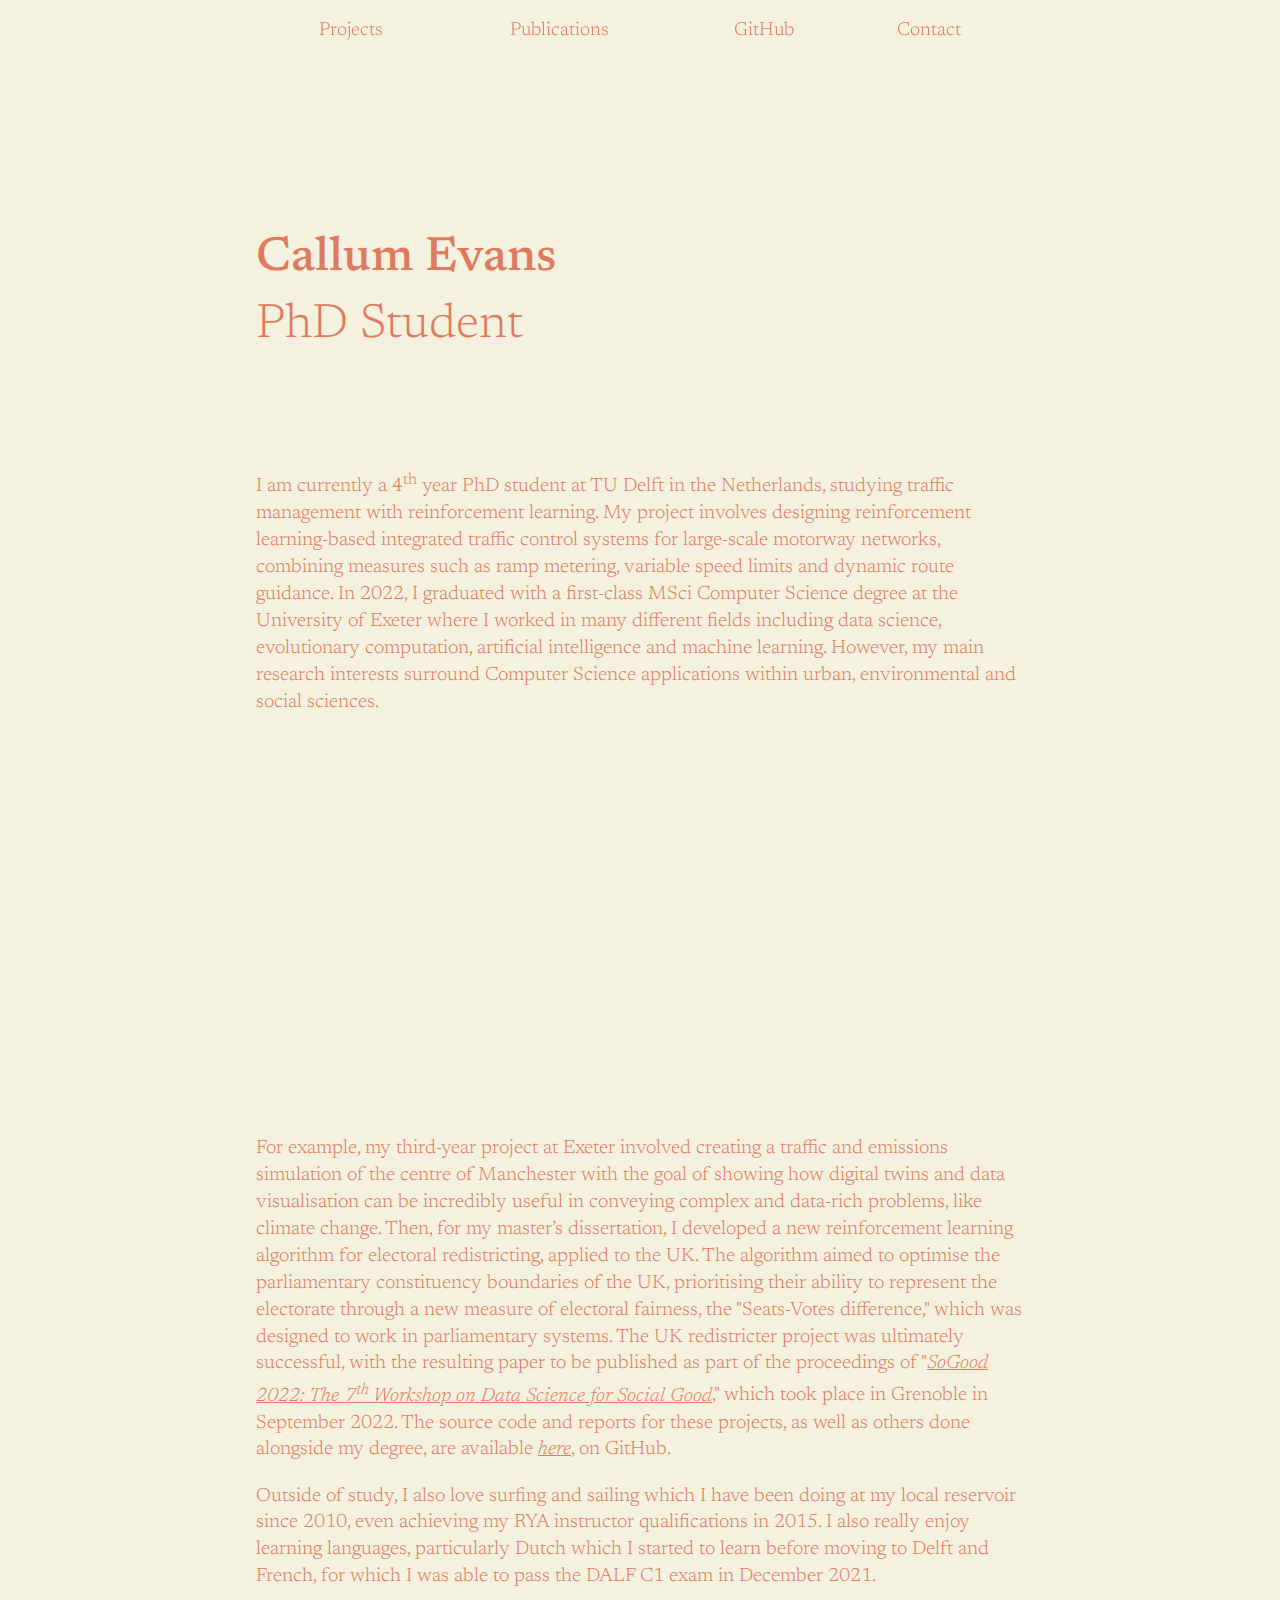
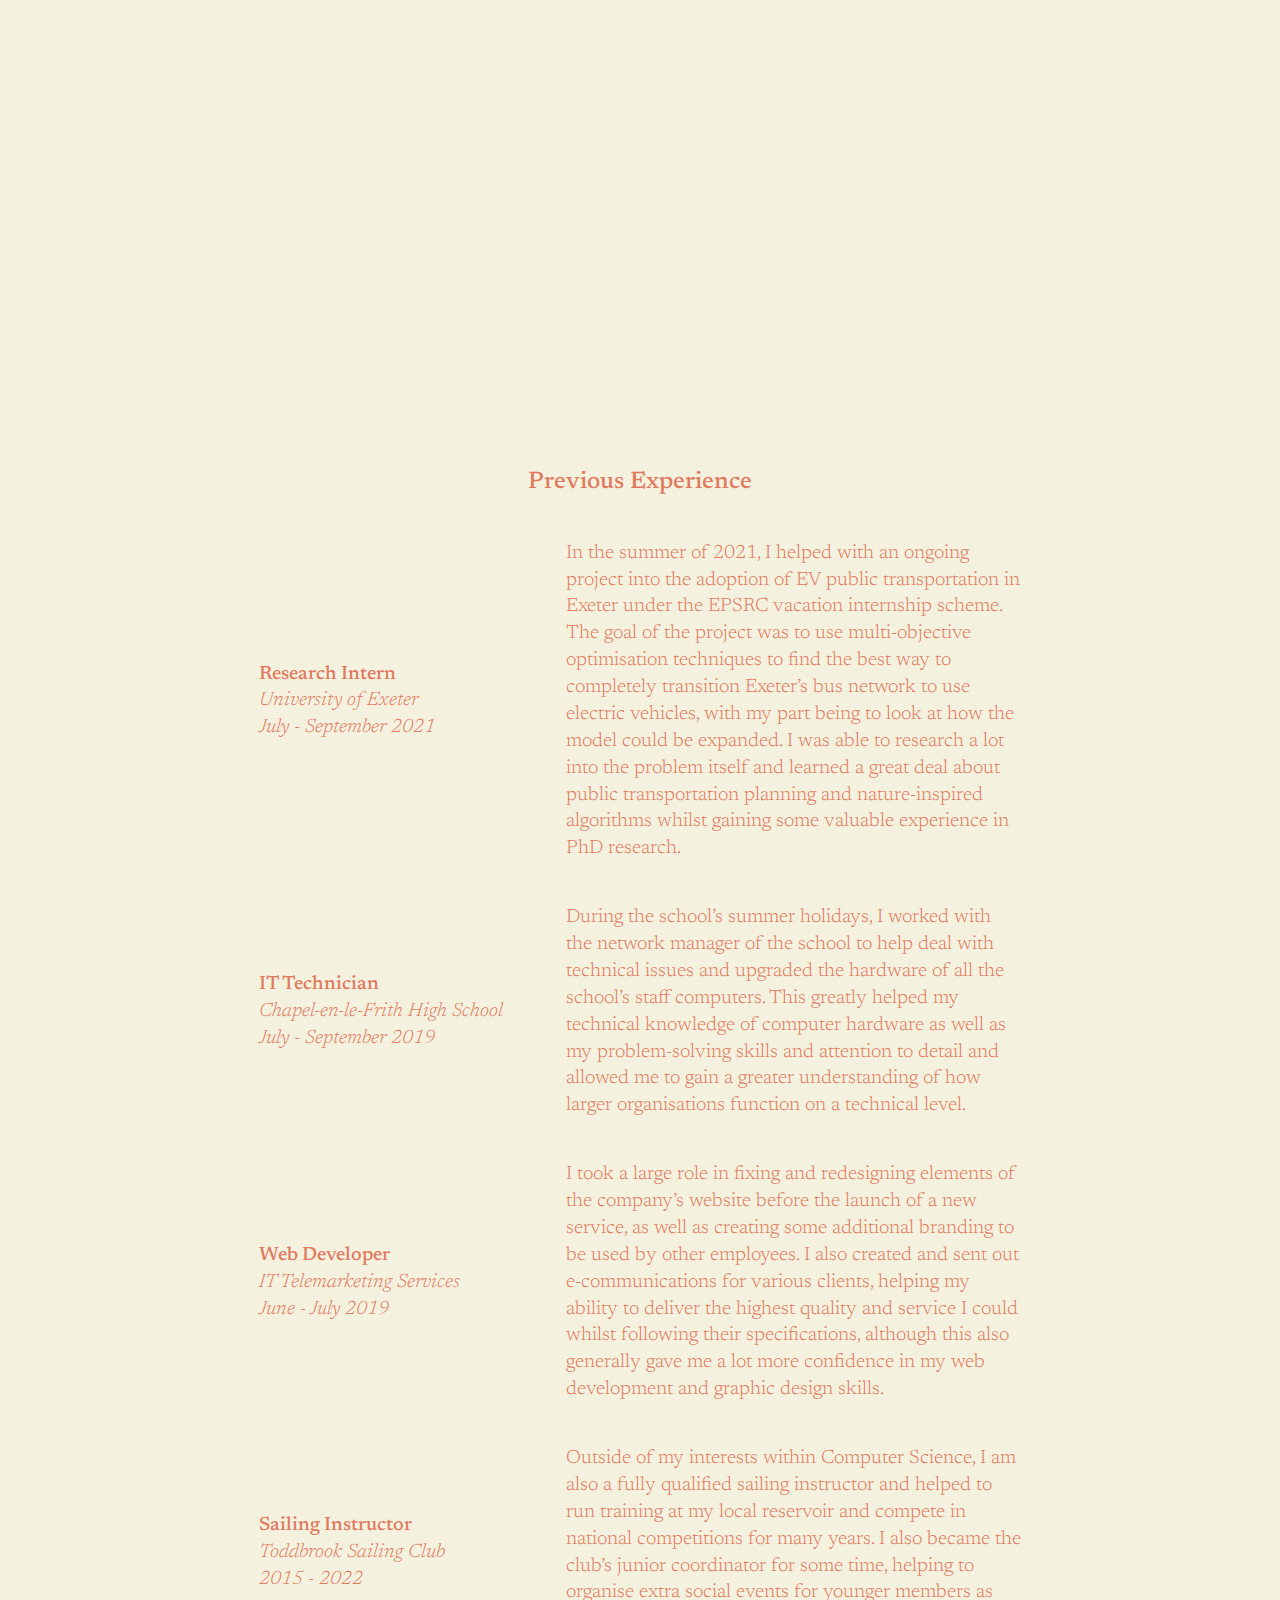
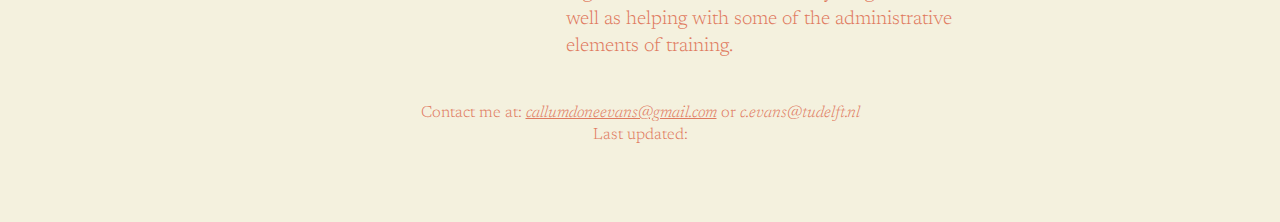
<file: index.html>
<html lang="en">
    <head>
        <title>Callum Evans | PhD Student</title>
        <meta name="viewport" content="width=device-width, initial-scale=1">
        <meta charset="utf-8">
        <link rel="icon" href="images/icon-home.png">
        <script src="js/js.js"></script>
        <link href="css/style.css" rel='stylesheet' type='text/css'/>
        <script src="js/loadtext.js"></script>
        <style>
            :root {
                --main-bg: rgb(244, 241, 222);
                --main-accent: rgb(224, 122, 95);
            }
        </style>
    </head>
    <body><main>
        <div class="homescreen-div">
            <table class="menu-table"><tbody><tr id="menu-table-tr">
                <td class="menu-link"><a href='projects.html' hreflang="en" id="menu-projects"></a></td>
                <td class="menu-link"><a href='publications.html' hreflang="en" id="menu-publications"></a></td>
                <td class="menu-link"><a href="https://github.com/calluume">GitHub</a></td>
                <td class="menu-link"><a href="javascript:toggleContactForm()" id="menu-contact"></a></td>
            </tr></tbody></table>
            <p class="homescreen-title"><b>Callum Evans</b><br><span id="subheading"></span></p>
        </div>
        <div class="content-div">
            <div class="content-inner-div" id="section1"></div>
        </div>
        <div class="resizeable-outer-div" id="callumdiss-outer"><div class="resizeable-inner-div" id="callumdiss-inner"></div></div>
        <div class="content-div">
            <div class="content-inner-div" id="section2"></div>
        </div>
        
        <div class="content-div">
            <div class="content-inner-div" id="section3"></div>
        </div>
        <div class="resizeable-outer-div" id="callum-outer"><div class="resizeable-inner-div" id="callum-inner"></div></div>
        <div class="content-div">
            <table class="experience-table"><tbody>
                <p class="content-title" id="prev-exp"></p>
                <tr class="experience-row" id="epsrc-description"></tr>
                <tr class="experience-row" id="school-description"></tr>
                <tr class="experience-row" id="itts-description"></tr>
                <tr class="experience-row" id="sailing-description"></tr>
            </tbody></table>
        </div>
        </main>
        <div class="footer-div" id="footer-div"></div>
        <div class="contact-shadow" id="contact-shadow" style="display: none;"></div>
    </body>
</html>
<script>
    loadText("home-page", getLanguage())
</script>
<script src="js/email.js"></script>
</file>
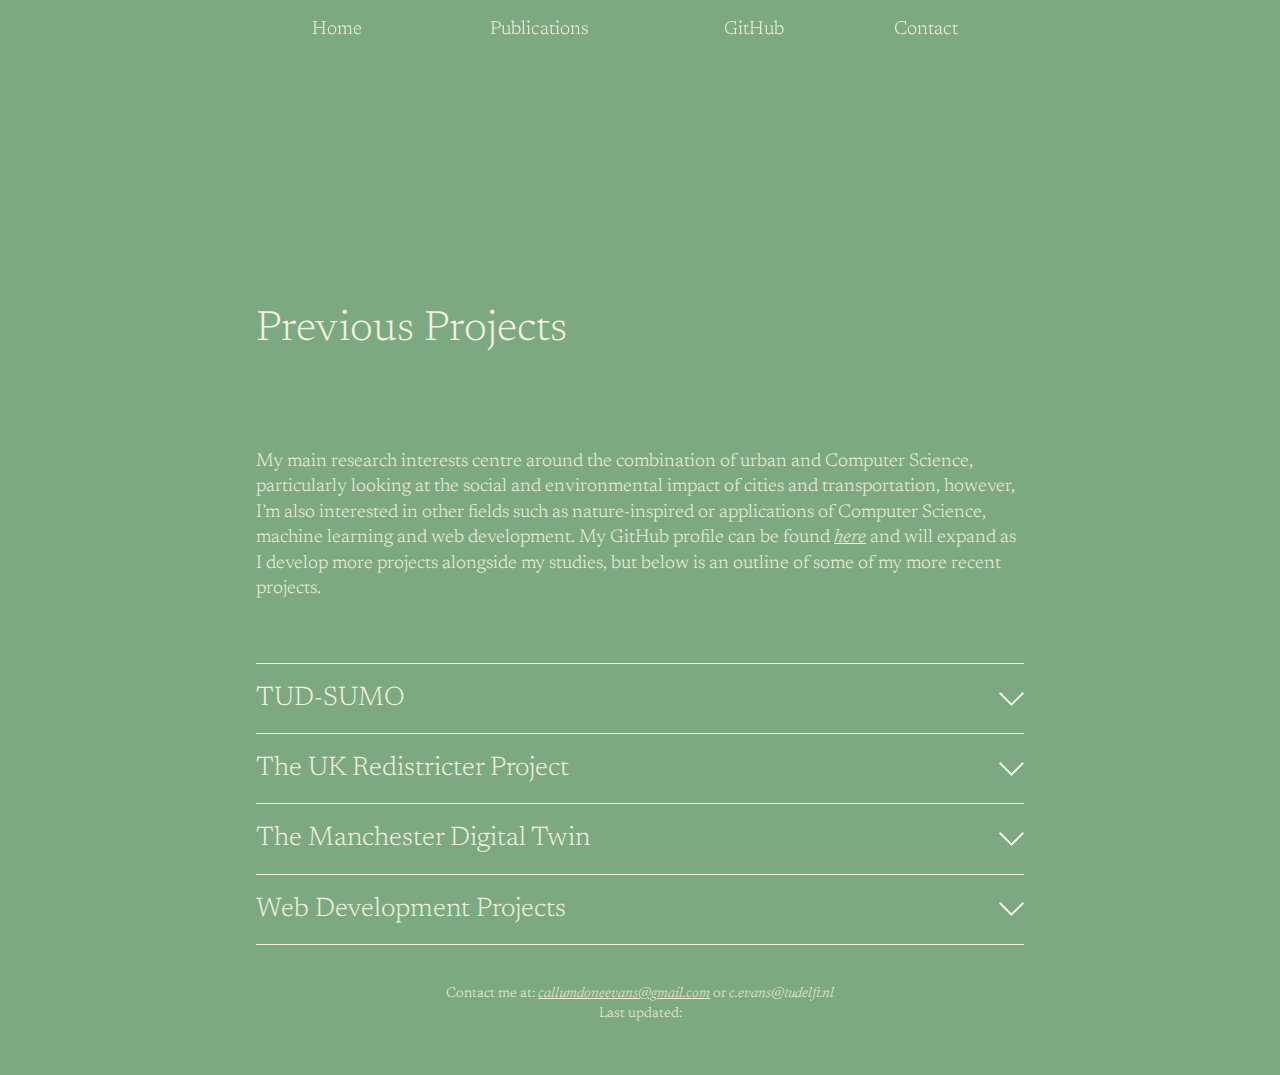
<file: projects.html>
<html lang="en">
    <head>
        <title>Callum Evans | Projects</title>
        <meta name="viewport" content="width=device-width, initial-scale=1">
        <meta charset="utf-8">
        <link rel="icon" href="images/icon-proj.png">
        <link rel="stylesheet" href="https://maxcdn.bootstrapcdn.com/bootstrap/3.4.1/css/bootstrap.min.css">
        <script src="https://ajax.googleapis.com/ajax/libs/jquery/3.5.1/jquery.min.js"></script>
        <script src="https://maxcdn.bootstrapcdn.com/bootstrap/3.4.1/js/bootstrap.min.js"></script>
        <script src="js/js.js"></script>
        <link href="css/style.css" rel='stylesheet' type='text/css'/>
        <script src="js/loadtext.js"></script>
        <style>
            :root {
                --main-bg: rgb(125, 169, 130);
                --main-accent: rgb(244, 241, 222);
            }
        </style>
    </head>
    <body><main>
        <div class="homescreen-div" id="projects-homescreen">
            <table class="menu-table"><tbody><tr id="menu-table-tr">
                <td class="menu-link"><a href='index.html' hreflang="en" id="menu-home"></a></td>
                <td class="menu-link"><a href='publications.html' hreflang="en" id="menu-publications"></a></td>
                <td class="menu-link"><a href="https://github.com/calluume">GitHub</a></td>
                <td class="menu-link"><a href="javascript:toggleContactForm()" id="menu-contact"></a></td>
            </tr></tbody></table>
            <p class="homescreen-title" id="prev-projects"></p>
        </div>
        <div class="content-div">
            <div class="content-inner-div" id="projects-description"></div>
            <div class="project-parent">

                <div class="project-tile">
                    <div class="project-hdr" onclick="dropDown('tudsumo')">
                        <h1 class="project-title" id="tudsumotitle"></h1>
                        <img class="project-btn" src="images/chevron.svg" id="tudsumobtn"></div>
                    <div class="collapse project-body" id="tudsumobody"></div>
                </div>
                
                <div class="project-tile">
                    <div class="project-hdr" onclick="dropDown('redistricter')">
                        <h1 class="project-title" id="redistrictertitle"></h1>
                        <img class="project-btn" src="images/chevron.svg" id="redistricterbtn"></div>
                    <div class="collapse project-body" id="redistricterbody"></div>
                </div>
                
                <div class="project-tile">
                    <div class="project-hdr" onclick="dropDown('mdt')">
                        <h1 class="project-title" id="mdttitle"></h1>
                        <img class="project-btn" src="images/chevron.svg" id="mdtbtn"></div>
                    <div class="collapse project-body" id="mdtbody"></div>
                </div>

                <!--<div class="project-tile">
                    <div class="project-hdr" onclick="dropDown('aco')">
                        <h1 class="project-title" id="acotitle"></h1>
                        <img class="project-btn" src="images/chevron.svg" id="acobtn"></div>
                    <div class="collapse project-body" id="acobody"></div>
                </div>-->

                <div class="project-tile">
                    <div class="project-hdr" onclick="dropDown('webdev')">
                        <h1 class="project-title" id="webdevtitle"></h1>
                        <img class="project-btn" src="images/chevron.svg" id="webdevbtn"></div>
                    <div class="collapse project-body" id="webdevbody"></div>
                </div>

            </div>
        </div>
        </main>
        <div class="footer-div" id="footer-div"></div>
        <div class="contact-shadow" id="contact-shadow" style="display: none;"></div>

    </body>
</html>
<script>
    loadText("projects-page", getLanguage())

    function dropDown(projectBodyID) {
        if (document.getElementById(projectBodyID)) {
            body = document.getElementById(projectBodyID+'body')
            btn = document.getElementById(projectBodyID+'btn')

            if (btn.style.transform == "rotate(180deg) translateY(50%)") {
                btn.style.transform = "translateY(-50%)"
            } else {
                btn.style.transform = "rotate(180deg) translateY(50%)"
            }

            $('#'+projectBodyID+'body').collapse('toggle');
        }
    }
</script>
<script src="js/email.js"></script>
</file>
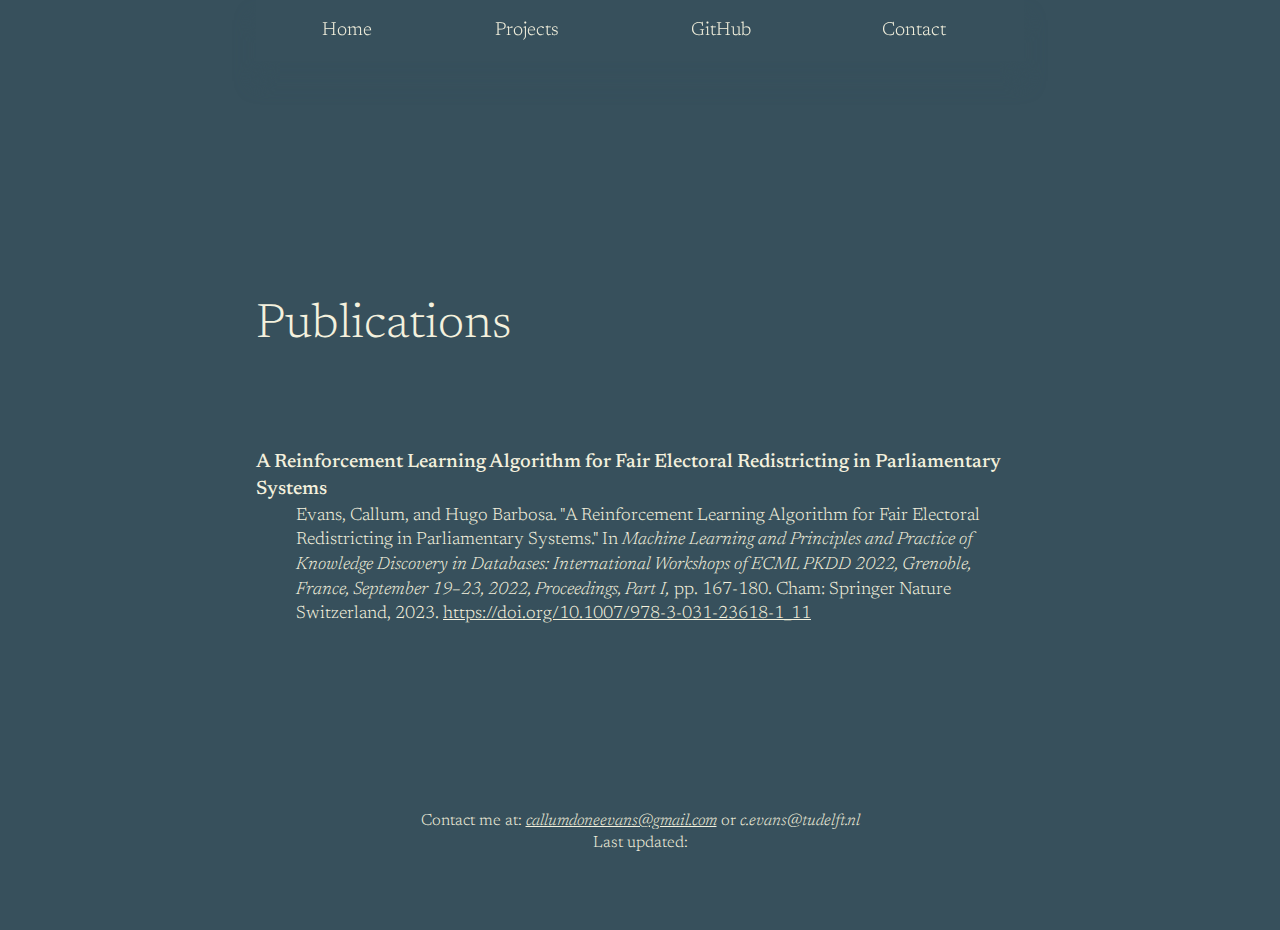
<file: publications.html>
<html lang="en">
    <head>
        <title>Callum Evans | Publications</title>
        <meta name="viewport" content="width=device-width, initial-scale=1">
        <meta charset="utf-8">
        <link rel="icon" href="images/icon-pub.png">
        <script src="js/js.js"></script>
        <link href="css/style.css" rel='stylesheet' type='text/css'/>
        <script src="js/loadtext.js"></script>
        <style>
            :root {
                --main-bg: rgb(55, 80, 92);
                --main-accent: rgb(244, 241, 222);
            }
        </style>
    </head>
    <body><main>
        <div class="homescreen-div" id="publications-homescreen">
            <table class="menu-table"><tbody><tr id="menu-table-tr">
                <td class="menu-link"><a href='index.html' hreflang="en" id="menu-home"></a></td>
                <td class="menu-link"><a href='projects.html' hreflang="en" id="menu-projects"></a></td>
                <td class="menu-link"><a href="https://github.com/calluume">GitHub</a></td>
                <td class="menu-link"><a href="javascript:toggleContactForm()" id="menu-contact"></a></td>
            </tr></tbody></table>
            <p class="homescreen-title" id="publications-title"></p>
        </div>

        <div class="content-div">
            <!--<div class="content-inner-div" id="publications-description"></div>-->
            <div class="content-inner-div publications-parent">
                <div class="publication-tile" id="publication1"></div>
            </div>
        </div>
        </main>
        <div class="footer-div" id="footer-div"></div>
        <div class="contact-shadow" id="contact-shadow" style="display: none;"></div>

    </body>
</html>
<script>
    loadText("publications-page", getLanguage())
</script>
<script src="js/email.js"></script>
</file>
<file: css/style.css>
:root {
    --second-accent-eng: rgb(125, 169, 130);
    --second-accent-fr: rgb(55, 80, 92);
}

@font-face {
    font-family: 'Newsreader';
    src: url('fonts/Newsreader/Newsreader-Light.ttf') format('truetype');
    font-weight: normal;
    font-style: normal;
}

@font-face {
    font-family: 'Newsreader';
    src: url('fonts/Newsreader/Newsreader-LightItalic.ttf') format('truetype');
    font-weight: normal;
    font-style: italic;
}

@font-face {
    font-family: 'Newsreader';
    src: url('fonts/Newsreader/Newsreader-Medium.ttf') format('truetype');
    font-weight: bold;
    font-style: normal;
}

@font-face {
    font-family: 'Newsreader';
    src: url('fonts/Newsreader/Newsreader-MediumItalic.ttf') format('truetype');
    font-weight: bold;
    font-style: italic;
}

body {
    width: 100%;
    height: 100%;
    max-width: 1300px;
    margin: 0 auto;
    font-family: 'Newsreader', serif;
    background-color: var(--main-bg);
    color: var(--main-accent);
    line-height: 1.4;
}

main {
    min-height: 90vh;
    width: 100%;
    border: none;
}

@media (max-width: 600px) {
    .homescreen-div {
        height: 50% !important;
    }

    .homescreen-title {
        font-size: 2.5em !important;
        bottom: 10% !important;
        margin: 0px 10% !important;
        text-align: center !important;
        width: 80% !important;
    }

    .menu-table {
        width: 100% !important;
        margin: 0 !important;
    }

    .content-inner-div {
        margin: 0 20px !important;
    }

    #callum-outer {
        margin: 35px 40px !important;
        height: 40vh !important;
        width: auto !important;
    }

    .experience-table {
        margin: 0px !important;
    }

    .experience-descr {
        border-bottom: solid 1px var(--main-accent) ;
        padding: 0 20px 20px;
    }
    
    .project-parent {
        margin: 60px 20px 40px !important;
        width: auto !important;
    }

    .project-descr {
        margin-bottom: 20px !important;
    }

    .project-img {
        width: 100% !important;
        height: 220px !important;
        margin: 20px 0 !important;
    }

    .project-title {
        font-size: 1.8em !important;
        width: 80% !important;
    }

    .project-tile {
        padding: 0 10px;
    }

    .hide600 {
        display: none !important;
    }

    .show600 {
        display: inline !important;
    }

    .contact-form-div {
        width: 90% !important;
    }

    p, td, ul {
        text-align: justify;
    }
}

.show600 {
    display: none;
}

a {
    transition: 0.2s;
}

.menu-link {
    text-align: center;
}

.menu-link a {
    font-weight: 300;
    text-decoration: none;
    user-select: none;
    width: 25%;
}

.menu-table {
    position: sticky;
    border-collapse: unset;
    top: 0px;
    left: calc(20% - 20px);
    font-size: 14pt;
    border-spacing: 20px;
    font-weight: 300;
    background-color: var(--main-bg);
    margin: 0 20%;
    width: 60%;
    z-index: 6;
    box-shadow: var(--main-bg) 0px 20px 20px 0px;
}

.homescreen-div {
    height: 50%;
    position: relative;
}

.homescreen-title {
    position: absolute;
    font-size: 3em;
    bottom: 20%;
    font-weight: 400;
    margin: 0 20%;
}
.content-div {
    width: 100%;
}
.content-inner-div {
    margin: 0 20%;

}
.content-title {
    font-size: 1.5em;
    text-align: center;
}
.content-txt {
    font-size: 1.2em;
    font-weight: 300;
}
#prev-exp {
    font-size: 1.5em;
    text-align: center;
    margin: 40 0 0 0;
}
.experience-div {
    width: 100%;
}
.experience-table {
    margin: 0 20%;
    font-size: 1.2em;
    -webkit-border-vertical-spacing: 40px;
}
.experience-row {
    width: 100%;
    margin: 0 20px;
}
.experience-title {
    width: 40%;
    line-height: 1.4;
}
.experience-descr {
    font-weight: 300;
    line-height: 1.4;
}

#callum-outer {
    width: 50%;
    height: 350px;
    margin: 35px 25%;
}
#callum-inner {
    background-image: url('https://i.imgur.com/ybXlSQV.jpg');
}

@media (min-width: 1200px) {
    #callum-outer {
        width: 30% !important;
        height: 400px !important;
        margin: 35px 35% !important;
    }

}

#callumdiss-outer {
    width: 40%;
    height: 350px;
    margin: 35px 30%;
}
#callumdiss-inner {
    background-image: url('https://i.imgur.com/hQc2v7B.jpg');
}

.resizeable-outer-div {
    overflow: hidden;
}

@media (max-width: 600px) {
    .resizeable-outer-div {
        width: calc(100% - 40px) !important;
        margin: 35px 20px !important;
    }
}

.resizeable-inner-div {
    height: 100%;
    width: 100%;
    background-size: cover;
    background-position: center;
    place-items: center;
}

.project-parent {
    width: 60%;
    margin: 60px 20% 40px;
}

.project-tile {
    width: 100%;
    border-bottom: solid 1px var(--main-accent);
}

.project-tile:first-of-type {
    border-top: solid 1px var(--main-accent);
}

.project-title {
    margin: 20px 0;
    font-size: 1.9em;
    font-weight: 400;
}
.project-hdr {
    position: relative;
    cursor: pointer;
}
.project-hdr:hover {
    opacity: 0.8;
}

a:hover {
    text-decoration: none;
    color: var(--main-accent);
}

.project-btn {
    position: absolute;
    height: 25px;
    top: 50%;
    right: 0;
    transform: translateY(-50%);
    background: none;
    border: none;
    transition: 0.5s;
}

.project-img {
    height: 250px;
    margin: 20px 15%;
    width: 70%;
}

#projects-description p {
    font-size: 1.3em;
}

.project-descr {
    font-size: 1.3em;
    margin-bottom: 40px;
    font-weight: 300;
}
#tudsumo {
    /* TUD-SUMO */
    position: relative;
    background-repeat: none;
    background-size: auto 100%;
    background-image: url('https://github.com/tud-sumo/docs/blob/main/docs/img/rm_example.gif?raw=true');
}

#redistricter {
    /* Redistricter */
    position: relative;
    background-repeat: none;
    background-size: auto 100%;
    background-image: url('https://i.imgur.com/HplgaGI.gif');
}
#aco {
    /* ACO */
    position: relative;
    background-repeat: none;
    background-size: auto 100%;
    background-image: url('https://i.imgur.com/ou5xGU3.png');
}
#mdt {
    /* MDT */
    position: relative;
    background-image: url('https://i.imgur.com/rM5lKlj.png');
}
#webdev {
    /* Hunt Dayo */
    position: relative;
    background-image: url('https://i.imgur.com/WjmreLp.png');
}

.popup-div {
    background-color: var(--main-bg);
    width: 100%;
    height: 100%;
    position: fixed;
    top: 0;
    left: 0;
    overflow: scroll;
}

.popup-parent {
    width: 70%;
    margin: 10vh 15%;
    display: grid;
    grid-gap: 60px;
    grid-template-columns: repeat(auto-fit, minmax(300px, 1fr));
}

.popup-tile {
    display: grid;
    place-items: center;
    height: 80vh;
    transition: 0.2s;
}

#popup-outer {
    height: 100%;
    width: 100%;
}

#popup-inner {
    background-image: url('https://i.imgur.com/HplgaGI.gif');
}

.slideIn {
    animation: slideIn 1s;
}

.slideOut {
    animation: slideOut 1s;
}

@keyframes slideIn {
    0% {transform: translateY(100%); opacity: 0}
    100% {transform: translateY(0%); opacity: 1}
}

@keyframes slideOut {
    0% {transform: translateY(0%); opacity: 1}
    100% {transform: translateY(100%); opacity: 0}
}

#popup-hide {
    background: none;
    border: none;
    position: absolute;
    cursor: pointer;
    width: 30px;
    right: 10%;
    top: 10%;
}

#popup-hide:hover {
    opacity: 0.5;
}

#popup-hide img {
    width: 100%;
}

a {
    color: var(--main-accent);
    transition: 0.2s;
}

a:active {
    color: var(--main-accent) !important;
}

p a {
    font-style: italic !important;
    text-decoration: underline;
}

a:hover {
    opacity: 0.8;
}

.contact-shadow {
    display: none;
    position: fixed;
    width: 100%;
    max-width: 1300px;
    height: 100%;
    top: 0;
    background: var(--main-bg);
}

.contact-form-div {
    position: absolute;
    width: 40%;
    top: 50%;
    left: 50%;
    transform: translate(-50%, -50%);
    text-align: center;
}

#contact-postmail {
    position: absolute;
    bottom: 2%;
    left: 50%;
    transform: translateX(-50%);
}

.contact-error-msg {
    font-weight: bold;
    display: none;
}

.contact-close {
    position: absolute;
    right: 20px;
    top: 20px;
    cursor: pointer;
    transition: 0.2s;
}

.contact-close:hover {
    opacity: 0.8;
}

input {
    font-family: 'Newsreader', sans-serif;
    border: none;
    margin: 10px 0;
    background-color: white;
    border: solid 1px #EFEFEF;
}

input[type=text] {
    width: 100%;
    padding: 15px;
}

input[type=email] {
    width: 100%;
    padding: 15px;
}
input[type=submit] {
    font-weight: bold;
    font-family: 'Newsreader', serif;
    padding: 15px;
    width: 50%;
    background-color: var(--main-bg);
    border: 1px solid var(--main-accent);
    color: var(--main-accent);
    cursor: pointer;
    transition: 0.2s;
}
input[type=submit]:hover {
    background-color: var(--main-accent);
    color: var(--main-bg);
}

.sending {
    background-color: var(--main-accent) !important;
    color: var(--main-bg) !important;
    cursor: initial !important;
}

textarea {
    font-family: 'Newsreader', sans-serif;
    width: 100%;
    height: 100px;
    padding: 15px;
    resize: none;
    margin: 10px 0;
    background-color: white;
    border: solid 1px #EFEFEF;
}

.message-div {
    position: absolute;
    top: 50%;
    left: 50%;
    transform: translate(-50%, -50%);
    text-align: center;
}

.message-title {
    font-size: 2em;
    margin: 0 0 20px;
}
.message {
    margin: 0;
}

.fadeIn {
    animation: fadeIn 0.5s ease forwards;
}

.fadeOut {
    animation: fadeOut 0.5s ease forwards;
}

@keyframes fadeIn {
    0% {opacity: 0}
    100% {opacity: 1}
}

@keyframes fadeOut {
    0% {opacity: 1}
    100% {opacity: 0}
}

/*#francais:hover {
    text-shadow: 0px 0px 2px rgb(0 0 0 / 40%);
    opacity: 1 !important;
    background: -webkit-linear-gradient(180deg, rgba(237,41,57,1) 0%, rgba(237,41,57,1) 33%, rgba(255,255,255,1) 33%, rgba(255,255,255,1) 66%, rgba(0,38,84,1) 66%, rgba(0,38,84,1) 100%);
    -webkit-background-clip: text;
    -webkit-text-fill-color: transparent;
}

#english:hover {
    text-shadow: 0px 0px 2px rgb(0 0 0 / 40%);
    opacity: 1 !important;
    background: -webkit-linear-gradient(135deg, rgba(0,36,125,1) 20%, rgba(255,255,255,1) 20%, rgba(255,255,255,1) 40%, rgba(207,20,43,1) 40%, rgba(207,20,43,1) 60%, rgba(255,255,255,1) 60%, rgba(255,255,255,1) 80%, rgba(0,36,125,1) 80%);
    -webkit-background-clip: text;
    -webkit-text-fill-color: transparent;
}*/

.footer-div {
    width: 100%;
    height: 10vh;
    padding: 0 0 30px;
}

.footer-div p {
    margin: 0;
    text-align: center;
}

.publications-parent {
    margin-bottom: 40px !important;
}

.publication-tile {
    width: 100%;
}

.publication-tile h1 {
    font-size: 1.2em;
    margin: 0;
}

.publication-tile ul {
    font-size: 1.1em;
    margin: 0 0 20px 0;
}
</file>
